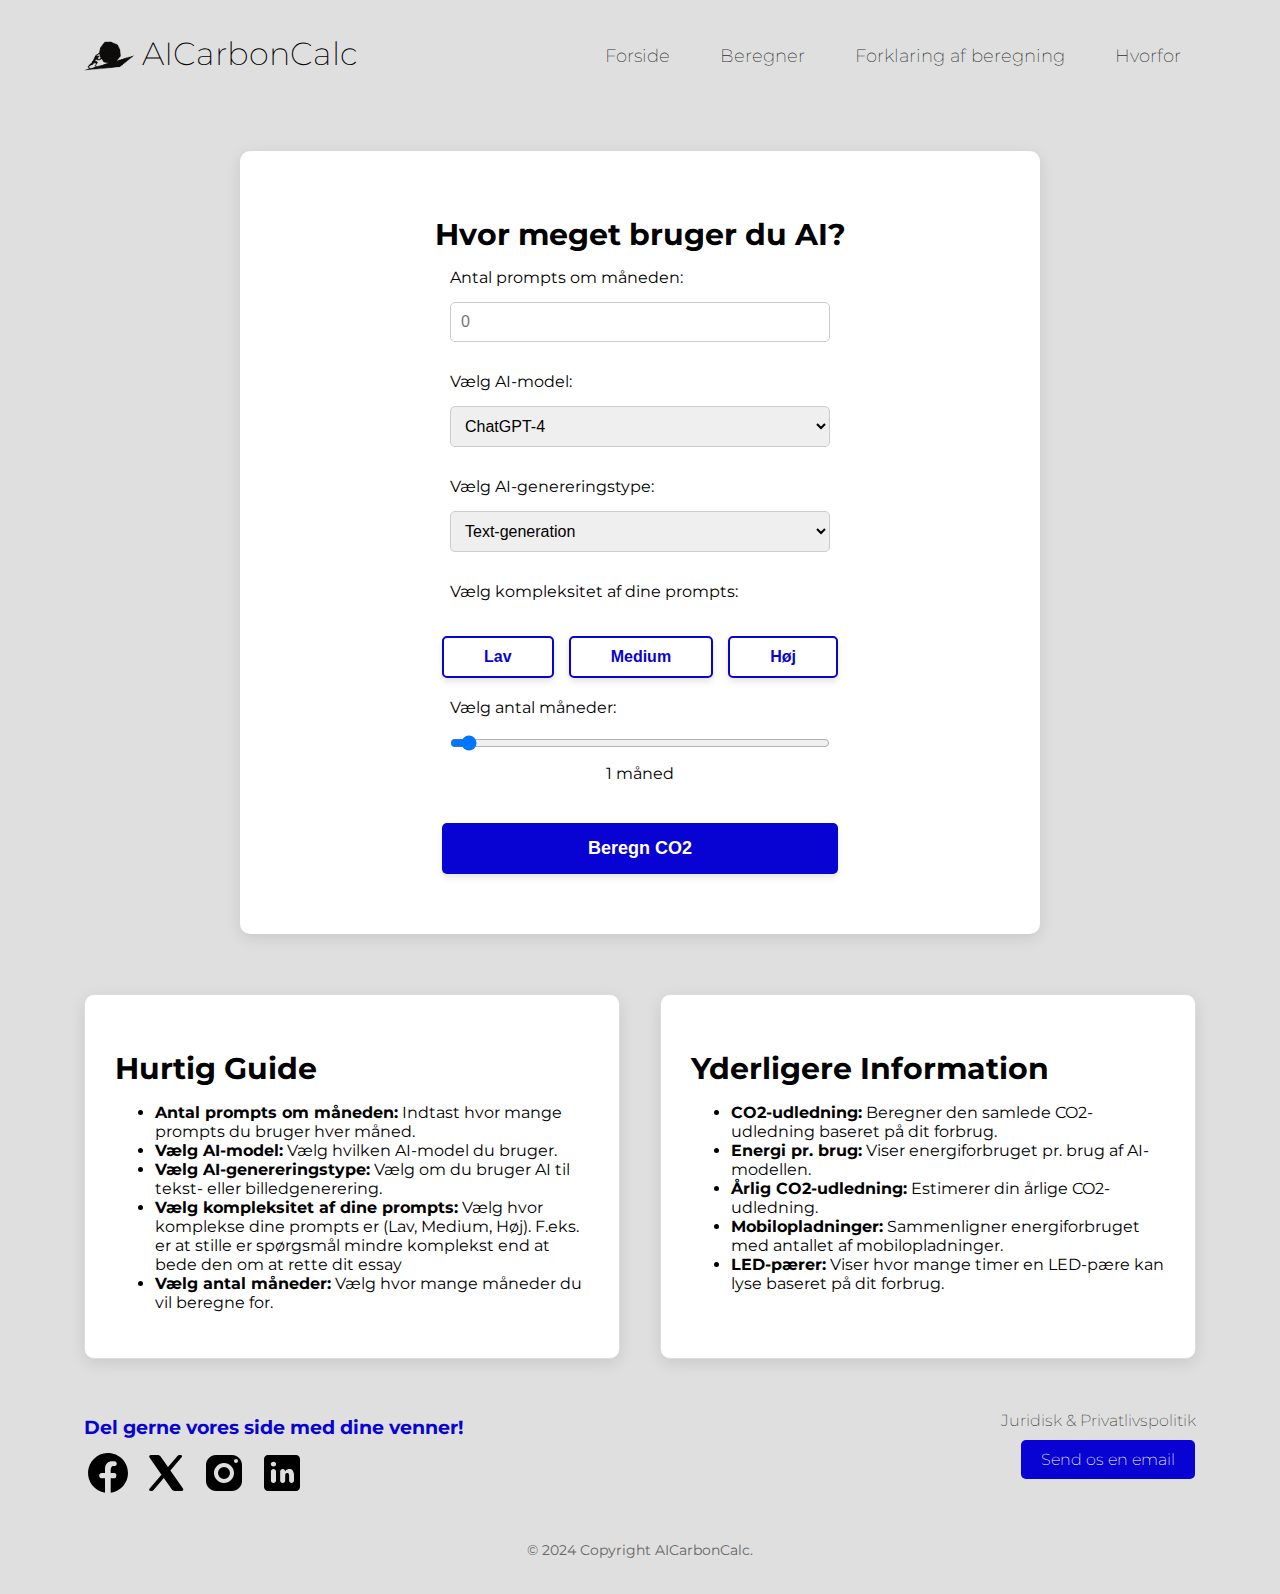
<file: index.html>
<!DOCTYPE html>
<html lang="da">
<head>
    <meta charset="UTF-8">
    <meta name="viewport" content="width=device-width, initial-scale=1.0">
    <title>AICarbonCalc</title>
    <link href='https://fonts.googleapis.com/css?family=Montserrat:400,700' rel='stylesheet'>
    <link rel="stylesheet" href="css/css.css">
</head>
<body>
    <header>
        <h1><a href="forside.html"><img src="images/ai-carbo-calc.png" alt="AICarbonCalc Logo" style="height: 50px; vertical-align: middle;"> AICarbonCalc</a></h1>
        <nav class="desktop-menu">
            <ul>
                <li><a href="forside.html">Forside</a></li>
                <li><a href="index.html">Beregner</a></li>
                <li><a href="forklaring.html">Forklaring af beregning</a></li>
                <li><a href="hvorfor.html">Hvorfor</a></li>
            </ul>
        </nav>
        <div class="burger-menu">
            <div class="burger-icon">
                <span></span>
                <span></span>
                <span></span>
            </div>
            <nav class="mobile-menu">
                <span class="close-menu">&times;</span>
                <ul>
                    <li><a href="forside.html">Forside</a></li>
                    <li><a href="index.html">Beregner</a></li>
                    <li><a href="forklaring.html">Forklaring af beregning</a></li>
                    <li><a href="hvorfor.html">Hvorfor</a></li>
                </ul>
            </nav>
        </div>
    </header>
    <main>
        <section class="co2-beregner">
            <h2>Hvor meget bruger du AI?</h2>
            <div class="input-group">
                <label for="monthlyUsage">Antal prompts om måneden:</label>
                <input type="number" id="monthlyUsage" name="monthlyUsage" min="0" required placeholder="0">
            </div>
            <div class="input-group">
                <label for="modelSelect">Vælg AI-model:</label>
                <select id="modelSelect">
                    <option value="4">ChatGPT-4</option>
                    <option value="4-mini">ChatGPT-4 Mini</option>
                </select>
            </div>
            <div class="input-group">
                <label for="generationTypeSelect">Vælg AI-genereringstype:</label>
                <select id="generationTypeSelect">
                    <option value="text">Text-generation</option>
                    <option value="image">Billedgenerering</option>
                </select>
            </div>
            <div class="input-group">
                <label>Vælg kompleksitet af dine prompts:</label>
                <div class="complexity-buttons">
                    <button id="complexityLow" class="complexity-button" data-complexity="1">Lav</button>
                    <button id="complexityMedium" class="complexity-button" data-complexity="1.5">Medium</button>
                    <button id="complexityHigh" class="complexity-button" data-complexity="2">Høj</button>
                </div>
            </div>
            <div class="input-group">
                <label for="monthRange">Vælg antal måneder:</label>
                <input type="range" id="monthRange" name="monthRange" min="1" max="12" value="1" title="Vælg antal måneder">
                <span id="monthValue">1 måned</span>
            </div>            
            <button id="calculateButton">Beregn CO2</button>
            <p id="result"></p>
            <p id="yearlyResult"></p>
        </section>
    </main>
    <section class="results">
        <section class="result-box" style="display: none;"> <!-- Skjul som standard -->
            <h3>⚡Mobilopladninger</h3>
            <div id="chargeResult"></div>
        </section>
        <section class="result-box" style="display: none;"> <!-- Skjul som standard -->
            <h3>💡LED-pærer</h3>
            <div id="lightUsageResult"></div> <!-- Pærer der lyser i om året pr. prompt -->
        </section>
        <section class="result-box" style="display: none;"> <!-- Skjul som standard -->
            <h3>🔍Google søgninger</h3>
            <div id="searchResult"></div> <!-- Google søgninger pr år -->
        </section>
        <section class="result-box" style="display: none;"> <!-- Skjul som standard -->
            <h3>🚗Kørsel i benzinbil</h3>
            <div id="drivingDistanceResult"></div> <!-- Kørsel i benzinbil pr. prompt -->
        </section>
    </section>
    <div class="info-container">
        <section class="info-box">
            <h2>Hurtig Guide</h2>
            <ul>
                <li><strong>Antal prompts om måneden:</strong> Indtast hvor mange prompts du bruger hver måned.</li>
                <li><strong>Vælg AI-model:</strong> Vælg hvilken AI-model du bruger.</li>
                <li><strong>Vælg AI-genereringstype:</strong> Vælg om du bruger AI til tekst- eller billedgenerering.</li>
                <li><strong>Vælg kompleksitet af dine prompts:</strong> Vælg hvor komplekse dine prompts er (Lav, Medium, Høj). F.eks. er at stille er spørgsmål mindre komplekst end at bede den om at rette dit essay</li>
                <li><strong>Vælg antal måneder:</strong> Vælg hvor mange måneder du vil beregne for.</li>
            </ul>
        </section>
        <section class="info-box">
            <h2>Yderligere Information</h2>
            <ul>
                <li><strong>CO2-udledning:</strong> Beregner den samlede CO2-udledning baseret på dit forbrug.</li>
                <li><strong>Energi pr. brug:</strong> Viser energiforbruget pr. brug af AI-modellen.</li>
                <li><strong>Årlig CO2-udledning:</strong> Estimerer din årlige CO2-udledning.</li>
                <li><strong>Mobilopladninger:</strong> Sammenligner energiforbruget med antallet af mobilopladninger.</li>
                <li><strong>LED-pærer:</strong> Viser hvor mange timer en LED-pære kan lyse baseret på dit forbrug.</li>
            </ul>
        </section>
    </div>
    <footer class="footer">
    <div class="footer-content">
        <div class="footer-section">
            <h2 id="footer-title">Del gerne vores side med dine venner!</h2>
            <div class="social-media">
                <a href="https://www.facebook.com/yourpage" target="_blank" aria-label="Facebook">
                    <img src="images/icons8-facebook.svg" alt="Facebook" />
                </a>
                <a href="https://twitter.com/yourprofile" target="_blank" aria-label="Twitter">
                    <img src="images/icons8-twitterx.svg" alt="Twitter" />
                </a>
                <a href="https://www.instagram.com/yourprofile" target="_blank" aria-label="Instagram">
                    <img src="images/icons8-instagram.svg" alt="Instagram" />
                </a>
                <a href="https://www.linkedin.com/in/yourprofile" target="_blank" aria-label="LinkedIn">
                    <img src="images/icons8-linkedin.svg" alt="LinkedIn" />
                </a>
            </div>
        </div>
        <div class="footer-section">
            <a href="juridisk.html" class="footer-link">Juridisk & Privatlivspolitik</a>
            <a href="mailto:your-email@example.com" class="footer-link email-button">Send os en email</a>
        </div>
    </div>
    <div class="legal">
        <p>&copy; 2024 Copyright AICarbonCalc.</p>
    </div>
</footer>
    <script src="js/js.js">defer</script>
    <script src="js/burger-menu.js"></script>
</body>
</html>
</file>
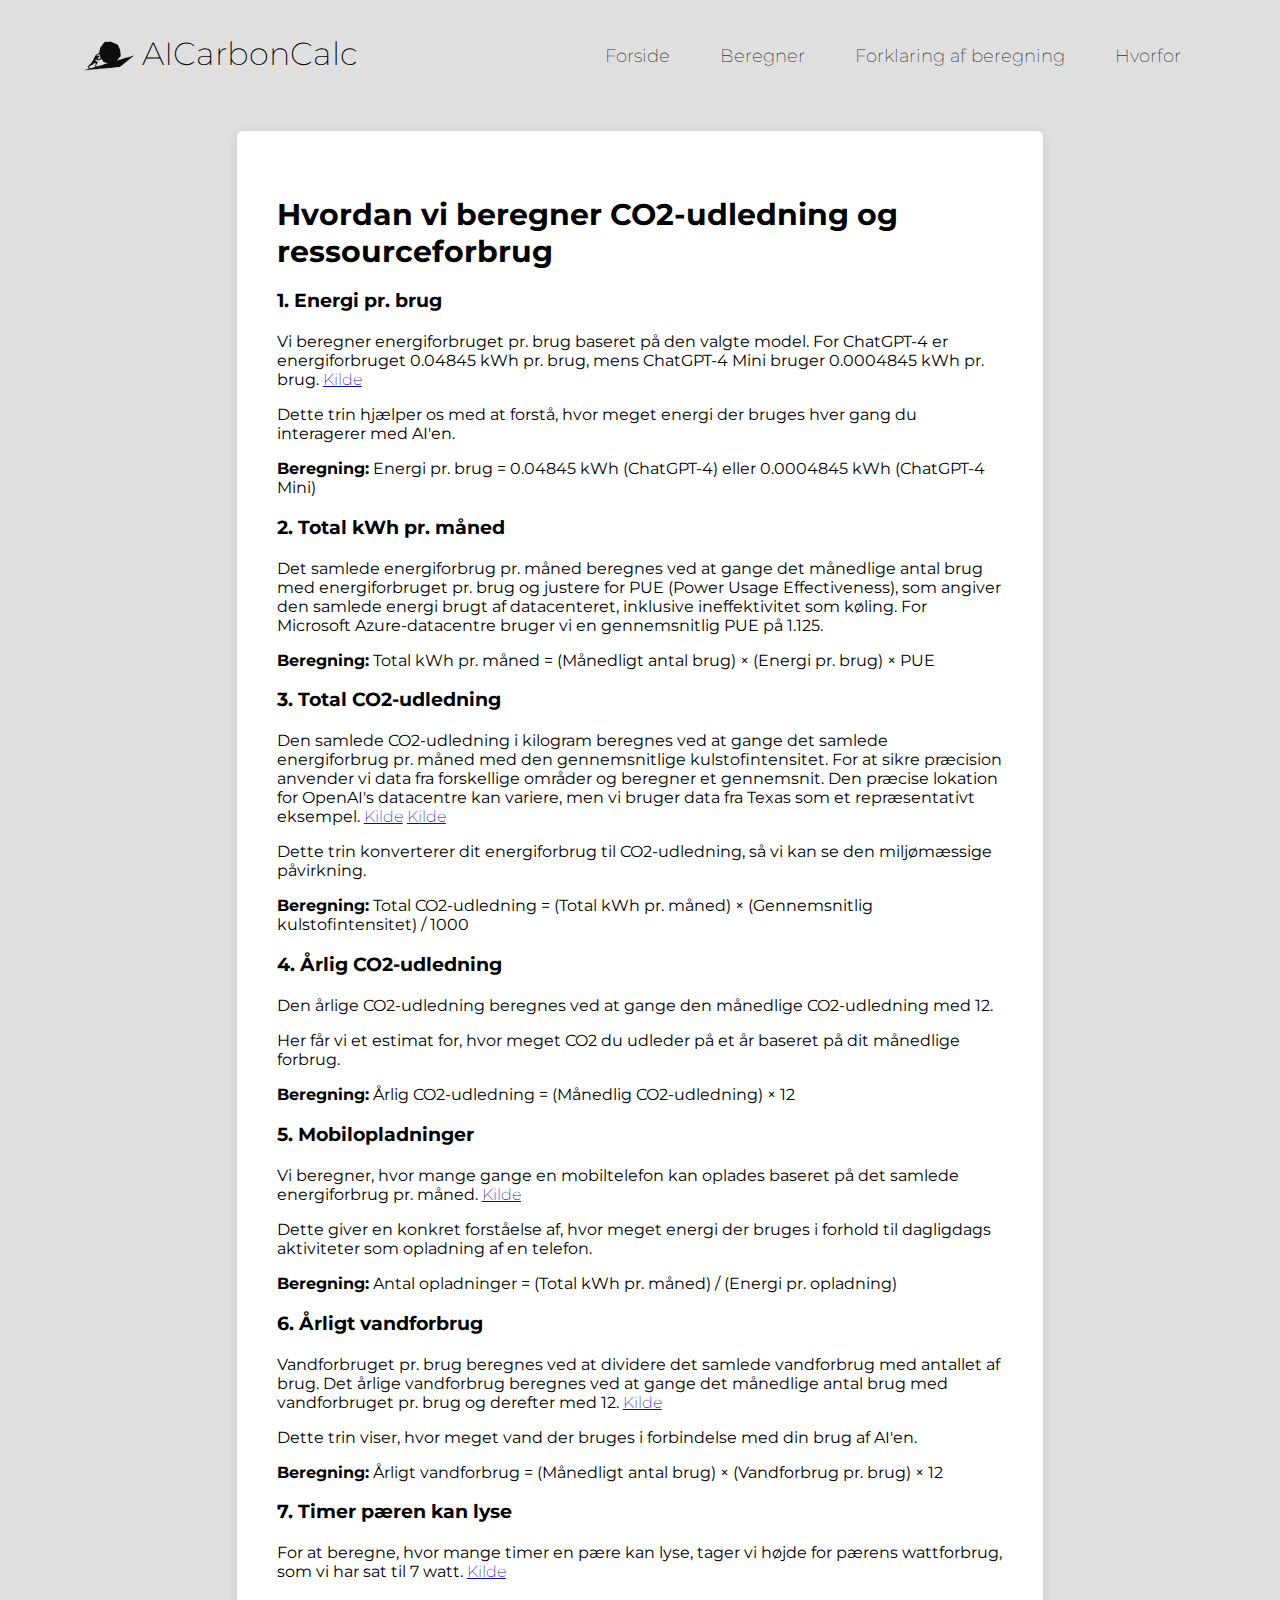
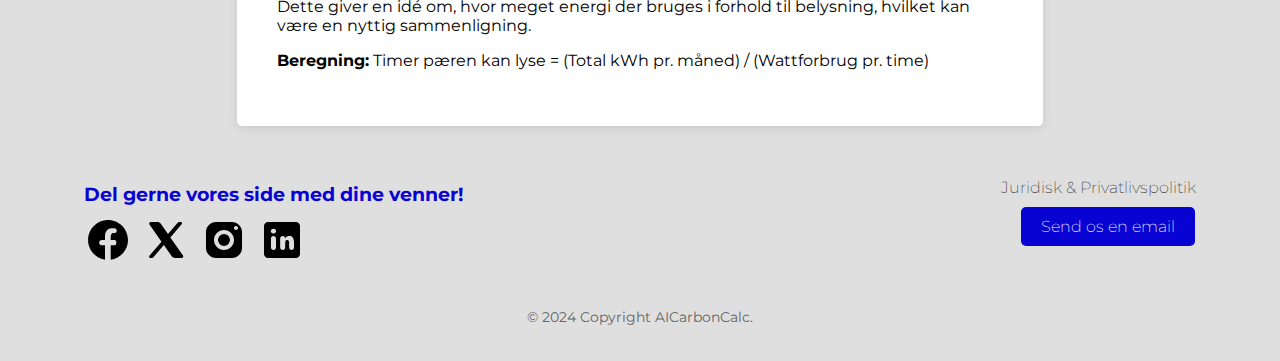
<file: forklaring.html>
<!DOCTYPE html>
<html lang="da">
<head>
    <meta charset="UTF-8">
    <meta name="viewport" content="width=device-width, initial-scale=1.0">
    <title>Forklaring af CO2 Beregner</title>
    <link href='https://fonts.googleapis.com/css?family=Montserrat:400,700' rel='stylesheet'>
    <link rel="stylesheet" href="css/css.css">
</head>
<body>
    <header>
        <h1><a href="forside.html"><img src="images/ai-carbo-calc.png" alt="AICarbonCalc Logo" style="height: 50px; vertical-align: middle;"> AICarbonCalc</a></h1>
        <nav class="desktop-menu">
            <ul>
                <li><a href="forside.html">Forside</a></li>
                <li><a href="index.html">Beregner</a></li>
                <li><a href="forklaring.html">Forklaring af beregning</a></li>
                <li><a href="hvorfor.html">Hvorfor</a></li>
            </ul>
        </nav>
        <div class="burger-menu">
            <div class="burger-icon">
                <span></span>
                <span></span>
                <span></span>
            </div>
            <nav class="mobile-menu">
                <span class="close-menu">&times;</span>
                <ul>
                    <li><a href="forside.html">Forside</a></li>
                    <li><a href="index.html">Beregner</a></li>
                    <li><a href="forklaring.html">Forklaring af beregning</a></li>
                    <li><a href="hvorfor.html">Hvorfor</a></li>
                </ul>
            </nav>
        </div>
    </header>
    <main>
        <div class="co2-beregner2">
            <h2>Hvordan vi beregner CO2-udledning og ressourceforbrug</h2>
            
            <h3>1. Energi pr. brug</h3>
            <p>Vi beregner energiforbruget pr. brug baseret på den valgte model. For ChatGPT-4 er energiforbruget 0.04845 kWh pr. brug, mens ChatGPT-4 Mini bruger 0.0004845 kWh pr. brug. <a href="https://di.ku.dk/Nyheder/2023/hvad-kan-vi-goere-ved-ais-stigende-co2-aftryk/" class="kilde" target="_blank" onclick="openInNewTab(event)">Kilde</a></p>
            <p>Dette trin hjælper os med at forstå, hvor meget energi der bruges hver gang du interagerer med AI'en.</p>
            <p><strong>Beregning:</strong> Energi pr. brug = 0.04845 kWh (ChatGPT-4) eller 0.0004845 kWh (ChatGPT-4 Mini)</p>

            <h3>2. Total kWh pr. måned</h3>
            <p>Det samlede energiforbrug pr. måned beregnes ved at gange det månedlige antal brug med energiforbruget pr. brug og justere for PUE (Power Usage Effectiveness), som angiver den samlede energi brugt af datacenteret, inklusive ineffektivitet som køling. For Microsoft Azure-datacentre bruger vi en gennemsnitlig PUE på 1.125.</p>
            <p><strong>Beregning:</strong> Total kWh pr. måned = (Månedligt antal brug) × (Energi pr. brug) × PUE</p>

            <h3>3. Total CO2-udledning</h3>
            <p>Den samlede CO2-udledning i kilogram beregnes ved at gange det samlede energiforbrug pr. måned med den gennemsnitlige kulstofintensitet. For at sikre præcision anvender vi data fra forskellige områder og beregner et gennemsnit. Den præcise lokation for OpenAI's datacentre kan variere, men vi bruger data fra Texas som et repræsentativt eksempel. <a href="https://agio.com/where-is-chatgpt-hosted/" class="kilde" target="_blank" onclick="openInNewTab(event)">Kilde</a> <a href="https://msandbu.org/openai-chatgpt-and-security-and-risks/" class="kilde" target="_blank" onclick="openInNewTab(event)">Kilde</a></p>
            <p>Dette trin konverterer dit energiforbrug til CO2-udledning, så vi kan se den miljømæssige påvirkning.</p>
            <p><strong>Beregning:</strong> Total CO2-udledning = (Total kWh pr. måned) × (Gennemsnitlig kulstofintensitet) / 1000</p>

            <h3>4. Årlig CO2-udledning</h3>
            <p>Den årlige CO2-udledning beregnes ved at gange den månedlige CO2-udledning med 12.</p>
            <p>Her får vi et estimat for, hvor meget CO2 du udleder på et år baseret på dit månedlige forbrug.</p>
            <p><strong>Beregning:</strong> Årlig CO2-udledning = (Månedlig CO2-udledning) × 12</p>

            <h3>5. Mobilopladninger</h3>
            <p>Vi beregner, hvor mange gange en mobiltelefon kan oplades baseret på det samlede energiforbrug pr. måned. <a href="https://www.av-cables.dk/artikel/hvad-koster-det-at-oplade-mobiltelefonen.html" class="kilde" target="_blank" onclick="openInNewTab(event)">Kilde</a></p>
            <p>Dette giver en konkret forståelse af, hvor meget energi der bruges i forhold til dagligdags aktiviteter som opladning af en telefon.</p>
            <p><strong>Beregning:</strong> Antal opladninger = (Total kWh pr. måned) / (Energi pr. opladning)</p>

            <h3>6. Årligt vandforbrug</h3>
            <p>Vandforbruget pr. brug beregnes ved at dividere det samlede vandforbrug med antallet af brug. Det årlige vandforbrug beregnes ved at gange det månedlige antal brug med vandforbruget pr. brug og derefter med 12. <a href="https://24tech.dk/nyheder/kunstig-intelligens/ai-chatbots-faar-it-giganters-vandforbrug-til-at-eksplodere/" class="kilde" target="_blank" onclick="openInNewTab(event)">Kilde</a></p>
            <p>Dette trin viser, hvor meget vand der bruges i forbindelse med din brug af AI'en.</p>
            <p><strong>Beregning:</strong> Årligt vandforbrug = (Månedligt antal brug) × (Vandforbrug pr. brug) × 12</p>

            <h3>7. Timer pæren kan lyse</h3>
            <p>For at beregne, hvor mange timer en pære kan lyse, tager vi højde for pærens wattforbrug, som vi har sat til 7 watt. <a href="https://www.batteribyen.dk/led-belysning-information" class="kilde" target="_blank" onclick="openInNewTab(event)">Kilde</a></p>
            <p>Dette giver en idé om, hvor meget energi der bruges i forhold til belysning, hvilket kan være en nyttig sammenligning.</p>
            <p><strong>Beregning:</strong> Timer pæren kan lyse = (Total kWh pr. måned) / (Wattforbrug pr. time)</p>
        </div>
    </main>
    <footer class="footer">
        <div class="footer-content">
            <div class="footer-section">
                <h2 id="footer-title">Del gerne vores side med dine venner!</h2>
                <div class="social-media">
                    <a href="https://www.facebook.com/yourpage" target="_blank" aria-label="Facebook">
                        <img src="images/icons8-facebook.svg" alt="Facebook" />
                    </a>
                    <a href="https://twitter.com/yourprofile" target="_blank" aria-label="Twitter">
                        <img src="images/icons8-twitterx.svg" alt="Twitter" />
                    </a>
                    <a href="https://www.instagram.com/yourprofile" target="_blank" aria-label="Instagram">
                        <img src="images/icons8-instagram.svg" alt="Instagram" />
                    </a>
                    <a href="https://www.linkedin.com/in/yourprofile" target="_blank" aria-label="LinkedIn">
                        <img src="images/icons8-linkedin.svg" alt="LinkedIn" />
                    </a>
                </div>
            </div>
            <div class="footer-section">
                <a href="juridisk.html" class="footer-link">Juridisk & Privatlivspolitik</a>
                <a href="mailto:your-email@example.com" class="footer-link email-button">Send os en email</a>
            </div>
        </div>
        <div class="legal">
            <p>&copy; 2024 Copyright AICarbonCalc.</p>
        </div>
    </footer>
<script>src="js/js.js"</script>
<script src="js/burger-menu.js"></script>
</body>
</html>
</file>
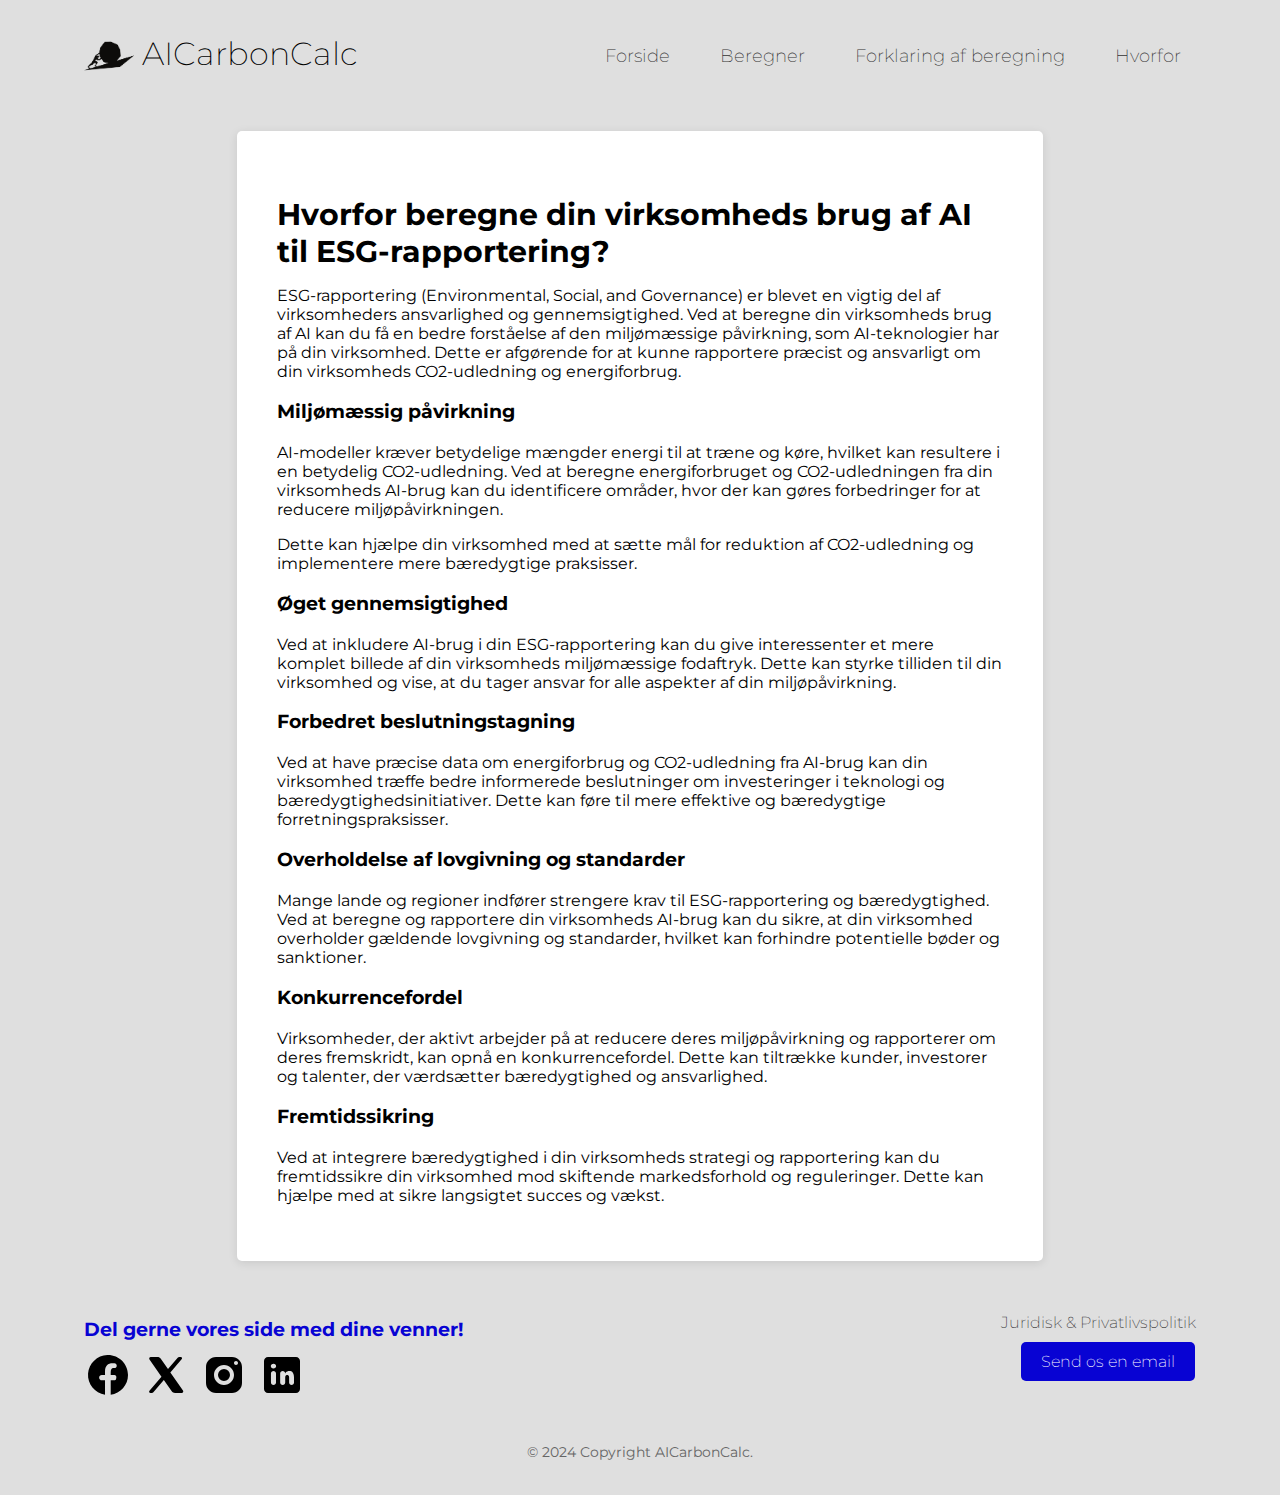
<file: hvorfor.html>
<!DOCTYPE html>
<html lang="da">
<head>
    <meta charset="UTF-8">
    <meta name="viewport" content="width=device-width, initial-scale=1.0">
    <title>AICarbonCalc</title>
    <link href='https://fonts.googleapis.com/css?family=Montserrat:400,700' rel='stylesheet'>
    <link rel="stylesheet" href="css/css.css">
</head>
<body>
    <header>
        <h1><a href="forside.html"><img src="images/ai-carbo-calc.png" alt="AICarbonCalc Logo" style="height: 50px; vertical-align: middle;"> AICarbonCalc</a></h1>
        <nav class="desktop-menu">
            <ul>
                <li><a href="forside.html">Forside</a></li>
                <li><a href="index.html">Beregner</a></li>
                <li><a href="forklaring.html">Forklaring af beregning</a></li>
                <li><a href="hvorfor.html">Hvorfor</a></li>
            </ul>
        </nav>
        <div class="burger-menu">
            <div class="burger-icon">
                <span></span>
                <span></span>
                <span></span>
            </div>
            <nav class="mobile-menu">
                <div class="close-menu">&times;</div>
                <ul>
                    <li><a href="forside.html">Forside</a></li>
                    <li><a href="index.html">Beregner</a></li>
                    <li><a href="forklaring.html">Forklaring af beregning</a></li>
                    <li><a href="hvorfor.html">Hvorfor</a></li>
                </ul>
            </nav>
        </div>
    </header>
    <main>
        <div class="co2-beregner2">
            <div class="juridisk-politik">
                <h2>Hvorfor beregne din virksomheds brug af AI til ESG-rapportering?</h2>
                <p>ESG-rapportering (Environmental, Social, and Governance) er blevet en vigtig del af virksomheders ansvarlighed og gennemsigtighed. Ved at beregne din virksomheds brug af AI kan du få en bedre forståelse af den miljømæssige påvirkning, som AI-teknologier har på din virksomhed. Dette er afgørende for at kunne rapportere præcist og ansvarligt om din virksomheds CO2-udledning og energiforbrug.</p>
    
                <h3>Miljømæssig påvirkning</h3>
                <p>AI-modeller kræver betydelige mængder energi til at træne og køre, hvilket kan resultere i en betydelig CO2-udledning. Ved at beregne energiforbruget og CO2-udledningen fra din virksomheds AI-brug kan du identificere områder, hvor der kan gøres forbedringer for at reducere miljøpåvirkningen.</p>
                <p>Dette kan hjælpe din virksomhed med at sætte mål for reduktion af CO2-udledning og implementere mere bæredygtige praksisser.</p>
    
                <h3>Øget gennemsigtighed</h3>
                <p>Ved at inkludere AI-brug i din ESG-rapportering kan du give interessenter et mere komplet billede af din virksomheds miljømæssige fodaftryk. Dette kan styrke tilliden til din virksomhed og vise, at du tager ansvar for alle aspekter af din miljøpåvirkning.</p>
    
                <h3>Forbedret beslutningstagning</h3>
                <p>Ved at have præcise data om energiforbrug og CO2-udledning fra AI-brug kan din virksomhed træffe bedre informerede beslutninger om investeringer i teknologi og bæredygtighedsinitiativer. Dette kan føre til mere effektive og bæredygtige forretningspraksisser.</p>
    
                <h3>Overholdelse af lovgivning og standarder</h3>
                <p>Mange lande og regioner indfører strengere krav til ESG-rapportering og bæredygtighed. Ved at beregne og rapportere din virksomheds AI-brug kan du sikre, at din virksomhed overholder gældende lovgivning og standarder, hvilket kan forhindre potentielle bøder og sanktioner.</p>
    
                <h3>Konkurrencefordel</h3>
                <p>Virksomheder, der aktivt arbejder på at reducere deres miljøpåvirkning og rapporterer om deres fremskridt, kan opnå en konkurrencefordel. Dette kan tiltrække kunder, investorer og talenter, der værdsætter bæredygtighed og ansvarlighed.</p>
    
                <h3>Fremtidssikring</h3>
                <p>Ved at integrere bæredygtighed i din virksomheds strategi og rapportering kan du fremtidssikre din virksomhed mod skiftende markedsforhold og reguleringer. Dette kan hjælpe med at sikre langsigtet succes og vækst.</p>
            </div>
        </div>
    </main>
    <footer class="footer">
        <div class="footer-content">
            <div class="footer-section">
                <h2 id="footer-title">Del gerne vores side med dine venner!</h2>
                <div class="social-media">
                    <a href="https://www.facebook.com/yourpage" target="_blank" aria-label="Facebook">
                        <img src="images/icons8-facebook.svg" alt="Facebook" />
                    </a>
                    <a href="https://twitter.com/yourprofile" target="_blank" aria-label="Twitter">
                        <img src="images/icons8-twitterx.svg" alt="Twitter" />
                    </a>
                    <a href="https://www.instagram.com/yourprofile" target="_blank" aria-label="Instagram">
                        <img src="images/icons8-instagram.svg" alt="Instagram" />
                    </a>
                    <a href="https://www.linkedin.com/in/yourprofile" target="_blank" aria-label="LinkedIn">
                        <img src="images/icons8-linkedin.svg" alt="LinkedIn" />
                    </a>
                </div>
            </div>
            <div class="footer-section">
                <a href="juridisk.html" class="footer-link">Juridisk & Privatlivspolitik</a>
                <a href="mailto:your-email@example.com" class="footer-link email-button">Send os en email</a>
            </div>
        </div>
        <div class="legal">
            <p>&copy; 2024 Copyright AICarbonCalc.</p>
        </div>
    </footer>
    <script src="js/js.js"></script>
    <script src="js/burger-menu.js"></script>
</body>
</html>
</file>
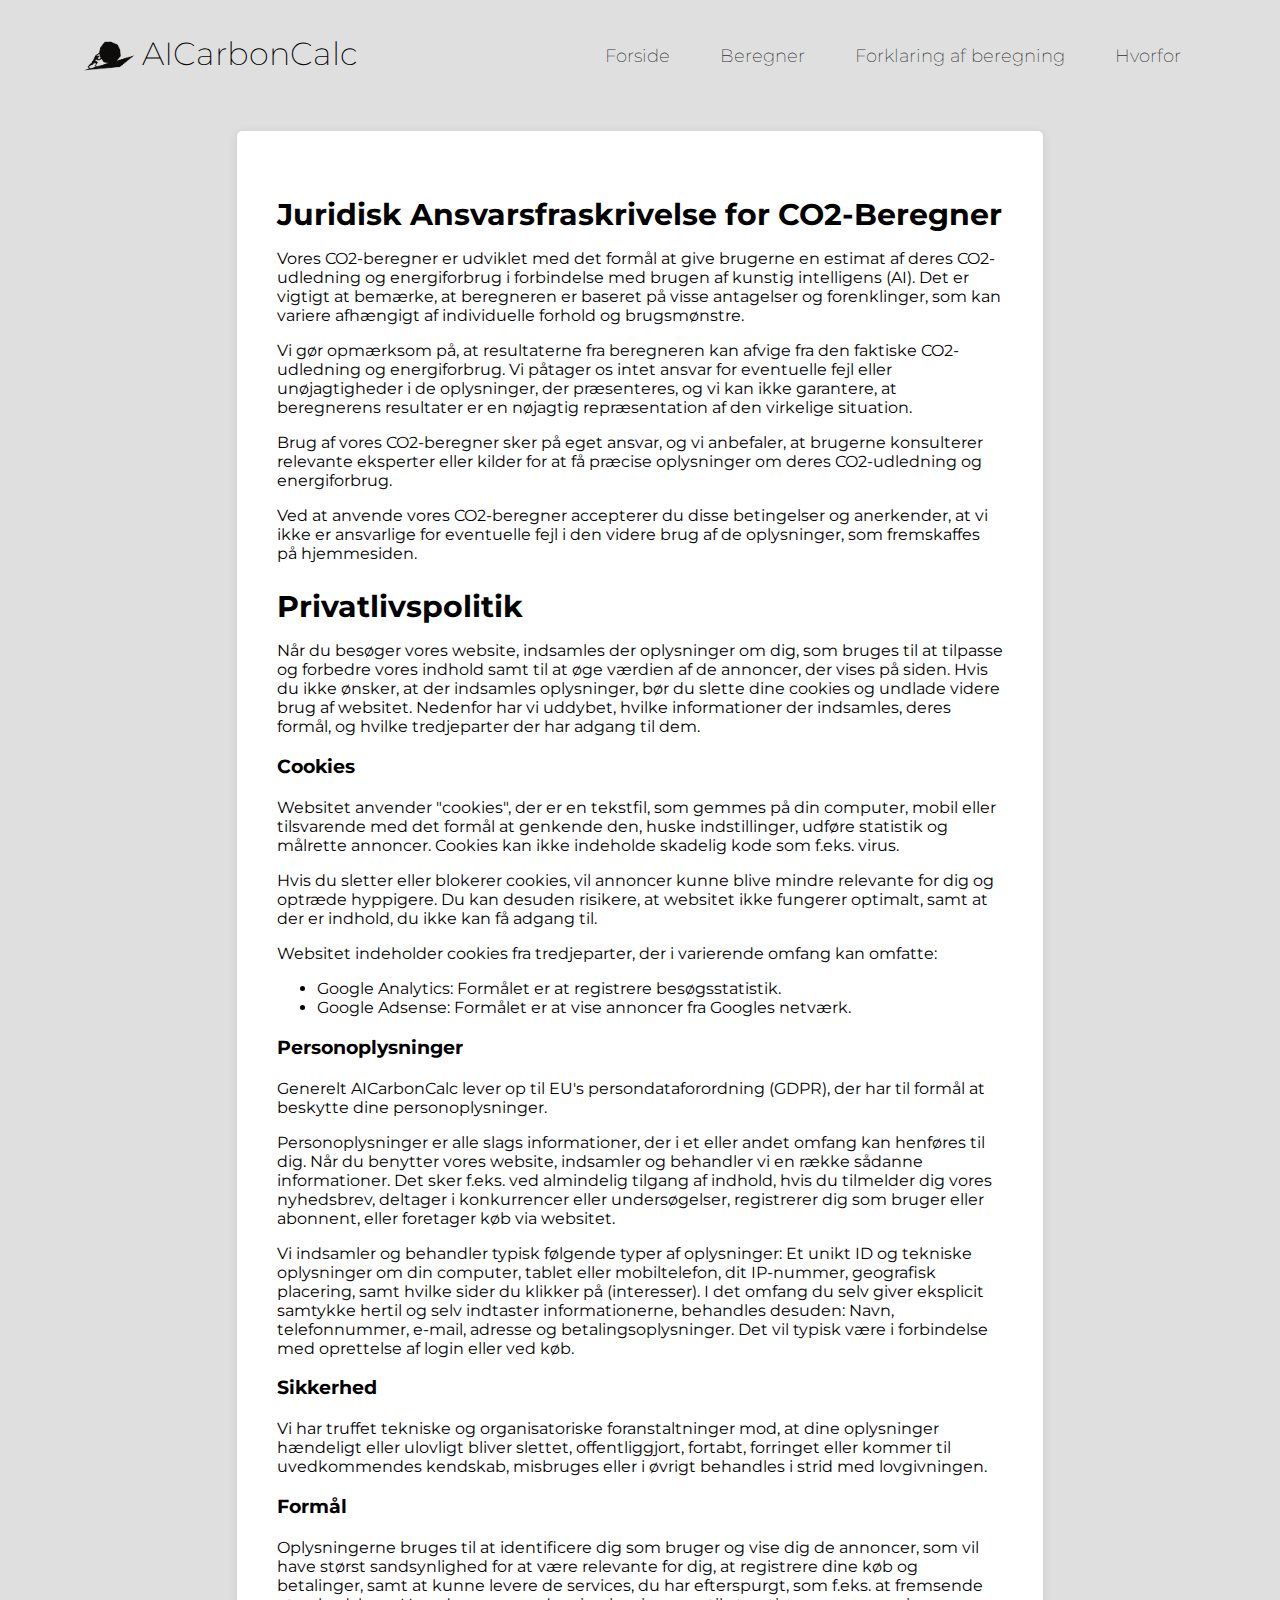
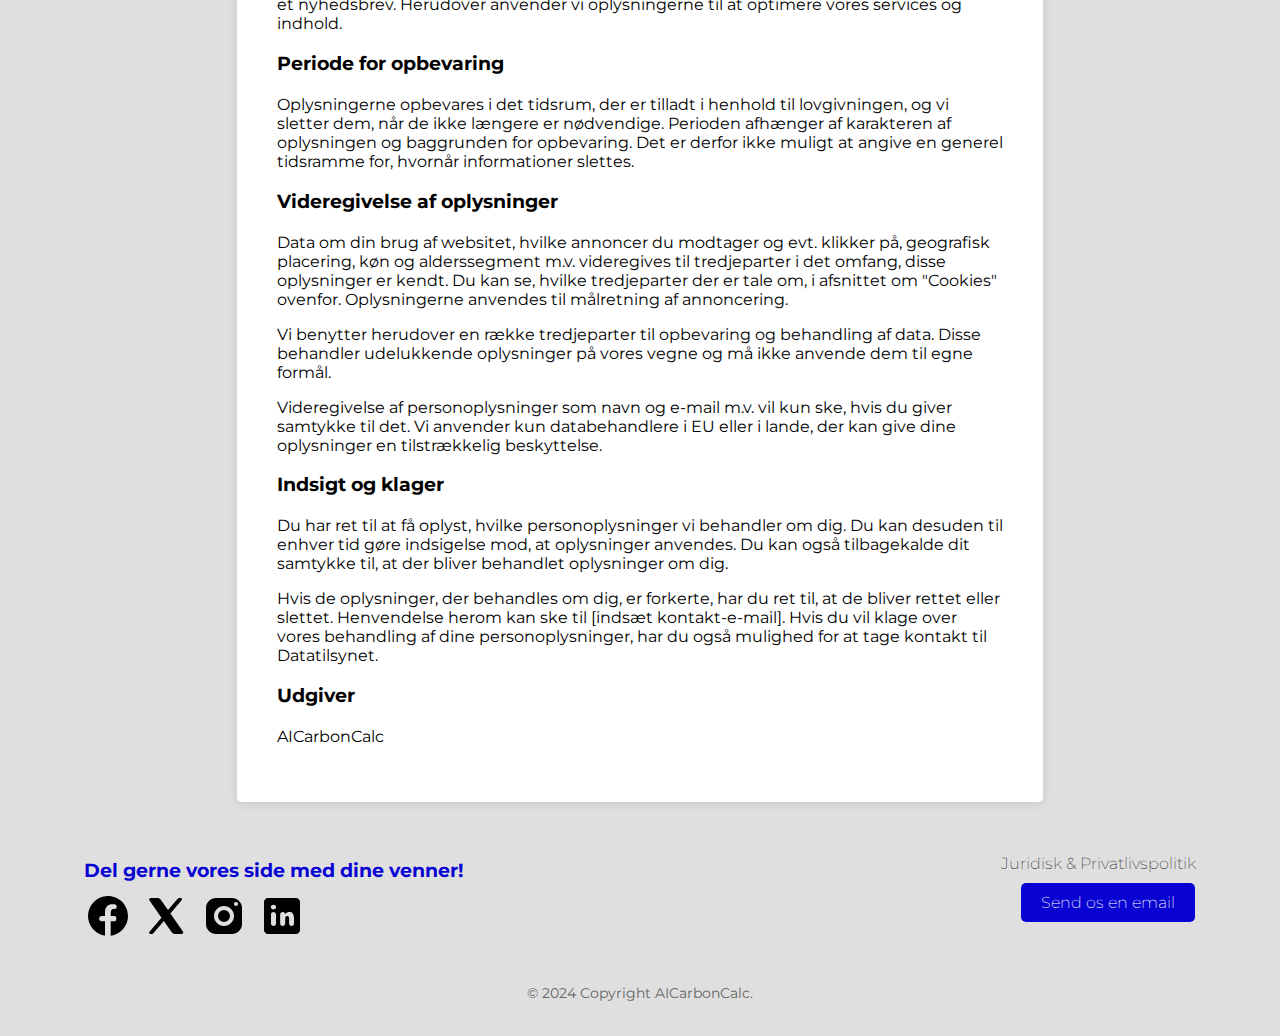
<file: juridisk.html>
<!DOCTYPE html>
<html lang="da">
<head>
    <meta charset="UTF-8">
    <meta name="viewport" content="width=device-width, initial-scale=1.0">
    <title>Forklaring af CO2 Beregner</title>
    <link href='https://fonts.googleapis.com/css?family=Montserrat:400,700' rel='stylesheet'>
    <link rel="stylesheet" href="css/css.css">
</head>
<body>
    <header>
        <h1><a href="forside.html"><img src="images/ai-carbo-calc.png" alt="AICarbonCalc Logo" style="height: 50px; vertical-align: middle;"> AICarbonCalc</a></h1>
        <nav class="desktop-menu">
            <ul>
                <li><a href="forside.html">Forside</a></li>
                <li><a href="index.html">Beregner</a></li>
                <li><a href="forklaring.html">Forklaring af beregning</a></li>
                <li><a href="hvorfor.html">Hvorfor</a></li>
            </ul>
        </nav>
        <div class="burger-menu">
            <div class="burger-icon">
                <span></span>
                <span></span>
                <span></span>
            </div>
            <nav class="mobile-menu">
                <span class="close-menu">&times;</span>
                <ul>
                    <li><a href="forside.html">Forside</a></li>
                    <li><a href="index.html">Beregner</a></li>
                    <li><a href="forklaring.html">Forklaring af beregning</a></li>
                    <li><a href="hvorfor.html">Hvorfor</a></li>
                </ul>
            </nav>
        </div>
    </header>
    <main>
        <div class="co2-beregner2">
            <div class="juridisk-politik">
                <h2>Juridisk Ansvarsfraskrivelse for CO2-Beregner</h2>
                <p>Vores CO2-beregner er udviklet med det formål at give brugerne en estimat af deres CO2-udledning og energiforbrug i forbindelse med brugen af kunstig intelligens (AI). Det er vigtigt at bemærke, at beregneren er baseret på visse antagelser og forenklinger, som kan variere afhængigt af individuelle forhold og brugsmønstre.</p>
                <p>Vi gør opmærksom på, at resultaterne fra beregneren kan afvige fra den faktiske CO2-udledning og energiforbrug. Vi påtager os intet ansvar for eventuelle fejl eller unøjagtigheder i de oplysninger, der præsenteres, og vi kan ikke garantere, at beregnerens resultater er en nøjagtig repræsentation af den virkelige situation.</p>
                <p>Brug af vores CO2-beregner sker på eget ansvar, og vi anbefaler, at brugerne konsulterer relevante eksperter eller kilder for at få præcise oplysninger om deres CO2-udledning og energiforbrug.</p>
                <p>Ved at anvende vores CO2-beregner accepterer du disse betingelser og anerkender, at vi ikke er ansvarlige for eventuelle fejl i den videre brug af de oplysninger, som fremskaffes på hjemmesiden.</p>
    
                <h2>Privatlivspolitik</h2>
                <p>Når du besøger vores website, indsamles der oplysninger om dig, som bruges til at tilpasse og forbedre vores indhold samt til at øge værdien af de annoncer, der vises på siden. Hvis du ikke ønsker, at der indsamles oplysninger, bør du slette dine cookies og undlade videre brug af websitet. Nedenfor har vi uddybet, hvilke informationer der indsamles, deres formål, og hvilke tredjeparter der har adgang til dem.</p>
    
                <h3>Cookies</h3>
                <p>Websitet anvender "cookies", der er en tekstfil, som gemmes på din computer, mobil eller tilsvarende med det formål at genkende den, huske indstillinger, udføre statistik og målrette annoncer. Cookies kan ikke indeholde skadelig kode som f.eks. virus.</p>
                <p>Hvis du sletter eller blokerer cookies, vil annoncer kunne blive mindre relevante for dig og optræde hyppigere. Du kan desuden risikere, at websitet ikke fungerer optimalt, samt at der er indhold, du ikke kan få adgang til.</p>
                <p>Websitet indeholder cookies fra tredjeparter, der i varierende omfang kan omfatte:</p>
                <ul>
                    <li>Google Analytics: Formålet er at registrere besøgsstatistik.</li>
                    <li>Google Adsense: Formålet er at vise annoncer fra Googles netværk.</li>
                </ul>
    
                <h3>Personoplysninger</h3>
                <p>Generelt AICarbonCalc lever op til EU's persondataforordning (GDPR), der har til formål at beskytte dine personoplysninger.</p>
                <p>Personoplysninger er alle slags informationer, der i et eller andet omfang kan henføres til dig. Når du benytter vores website, indsamler og behandler vi en række sådanne informationer. Det sker f.eks. ved almindelig tilgang af indhold, hvis du tilmelder dig vores nyhedsbrev, deltager i konkurrencer eller undersøgelser, registrerer dig som bruger eller abonnent, eller foretager køb via websitet.</p>
                <p>Vi indsamler og behandler typisk følgende typer af oplysninger: Et unikt ID og tekniske oplysninger om din computer, tablet eller mobiltelefon, dit IP-nummer, geografisk placering, samt hvilke sider du klikker på (interesser). I det omfang du selv giver eksplicit samtykke hertil og selv indtaster informationerne, behandles desuden: Navn, telefonnummer, e-mail, adresse og betalingsoplysninger. Det vil typisk være i forbindelse med oprettelse af login eller ved køb.</p>
    
                <h3>Sikkerhed</h3>
                <p>Vi har truffet tekniske og organisatoriske foranstaltninger mod, at dine oplysninger hændeligt eller ulovligt bliver slettet, offentliggjort, fortabt, forringet eller kommer til uvedkommendes kendskab, misbruges eller i øvrigt behandles i strid med lovgivningen.</p>
    
                <h3>Formål</h3>
                <p>Oplysningerne bruges til at identificere dig som bruger og vise dig de annoncer, som vil have størst sandsynlighed for at være relevante for dig, at registrere dine køb og betalinger, samt at kunne levere de services, du har efterspurgt, som f.eks. at fremsende et nyhedsbrev. Herudover anvender vi oplysningerne til at optimere vores services og indhold.</p>
    
                <h3>Periode for opbevaring</h3>
                <p>Oplysningerne opbevares i det tidsrum, der er tilladt i henhold til lovgivningen, og vi sletter dem, når de ikke længere er nødvendige. Perioden afhænger af karakteren af oplysningen og baggrunden for opbevaring. Det er derfor ikke muligt at angive en generel tidsramme for, hvornår informationer slettes.</p>
    
                <h3>Videregivelse af oplysninger</h3>
                <p>Data om din brug af websitet, hvilke annoncer du modtager og evt. klikker på, geografisk placering, køn og alderssegment m.v. videregives til tredjeparter i det omfang, disse oplysninger er kendt. Du kan se, hvilke tredjeparter der er tale om, i afsnittet om "Cookies" ovenfor. Oplysningerne anvendes til målretning af annoncering.</p>
                <p>Vi benytter herudover en række tredjeparter til opbevaring og behandling af data. Disse behandler udelukkende oplysninger på vores vegne og må ikke anvende dem til egne formål.</p>
                <p>Videregivelse af personoplysninger som navn og e-mail m.v. vil kun ske, hvis du giver samtykke til det. Vi anvender kun databehandlere i EU eller i lande, der kan give dine oplysninger en tilstrækkelig beskyttelse.</p>
    
                <h3>Indsigt og klager</h3>
                <p>Du har ret til at få oplyst, hvilke personoplysninger vi behandler om dig. Du kan desuden til enhver tid gøre indsigelse mod, at oplysninger anvendes. Du kan også tilbagekalde dit samtykke til, at der bliver behandlet oplysninger om dig.</p>
                <p>Hvis de oplysninger, der behandles om dig, er forkerte, har du ret til, at de bliver rettet eller slettet. Henvendelse herom kan ske til [indsæt kontakt-e-mail]. Hvis du vil klage over vores behandling af dine personoplysninger, har du også mulighed for at tage kontakt til Datatilsynet.</p>
    
                <h3>Udgiver</h3>
                <p>AICarbonCalc</p>
            </div>
        </div>
    </main>
    <footer class="footer">
        <div class="footer-content">
            <div class="footer-section">
                <h2 id="footer-title">Del gerne vores side med dine venner!</h2>
                <div class="social-media">
                    <a href="https://www.facebook.com/yourpage" target="_blank" aria-label="Facebook">
                        <img src="images/icons8-facebook.svg" alt="Facebook" />
                    </a>
                    <a href="https://twitter.com/yourprofile" target="_blank" aria-label="Twitter">
                        <img src="images/icons8-twitterx.svg" alt="Twitter" />
                    </a>
                    <a href="https://www.instagram.com/yourprofile" target="_blank" aria-label="Instagram">
                        <img src="images/icons8-instagram.svg" alt="Instagram" />
                    </a>
                    <a href="https://www.linkedin.com/in/yourprofile" target="_blank" aria-label="LinkedIn">
                        <img src="images/icons8-linkedin.svg" alt="LinkedIn" />
                    </a>
                </div>
            </div>
            <div class="footer-section">
                <a href="juridisk.html" class="footer-link">Juridisk & Privatlivspolitik</a>
                <a href="mailto:your-email@example.com" class="footer-link email-button">Send os en email</a>
            </div>
        </div>
        <div class="legal">
            <p>&copy; 2024 Copyright AICarbonCalc.</p>
        </div>
    </footer>
    <script src="js/js.js"></script>
    <script src="js/burger-menu.js"></script>
</body>
</html>
</file>
<file: css/css.css>
* {
  box-sizing: border-box;
}

body {
  font-family: 'Montserrat', sans-serif;
  background-color: #dfdfdf;
  color: #000000;
  display: flex;
  flex-direction: column;
  min-height: 100vh;
  margin: 0;
  padding: 0 5%;
}

header {
  background-color: transparent;
  color: #0803D3;
  padding: 30px 0;
  display: flex;
  justify-content: space-between;
  align-items: center;
}

nav ul {
  list-style-type: none;
  margin: 0;
  padding: 0;
  display: flex;
}

nav ul li {
  margin-left: 20px;
}

nav ul li a {
  color: #0803D3;
  text-decoration: none;
}

main {
  flex: 1;
  display: flex;
  justify-content: center;
  align-items: center;
}

.co2-beregner {
  background-color: white;
  padding: 40px;
  width: 80%;
  max-width: 800px;
  border-radius: 10px;
  box-shadow: 0 4px 15px rgba(0, 0, 0, 0.1);
  text-align: center;
  margin: 40px auto;
}

.input-group {
  display: flex;
  flex-direction: column;
  align-items: center;
  margin-bottom: 20px;
}

.input-group label {
  margin-bottom: 5px;
  text-align: left;
  width: 100%;
  max-width: 380px;
}

.input-group input[type="number"],
.input-group select,
.input-group input[type="range"] {
  width: 100%;
  max-width: 380px;
  padding: 10px;
  border: 1px solid #ccc;
  border-radius: 5px;
}

button {
  width: 55%;
  padding: 15px;
  background-color: #0803D3;
  color: white;
  border: none;
  border-radius: 5px;
  cursor: pointer;
  transition: background-color 0.3s, transform 0.2s;
  font-size: 18px;
  font-weight: bold;
  margin-top: 20px;
  box-shadow: 0 4px 6px rgba(0, 0, 0, 0.1);
}

button:hover {
  background-color: #0602A5;
  transform: translateY(-2px);
}

button:active {
  transform: translateY(0);
  box-shadow: 0 2px 4px rgba(0, 0, 0, 0.1);
}

h1, h2, h3 {
  margin-bottom: 20px;
  color: #000000;
}

#result, #yearlyResult {
  margin-top: 20px;
  font-weight: bold;
}

footer {
  padding: 20px;
  background-color: #dfdfdf;
}

.footer-content {
  display: flex;
  justify-content: space-between;
  align-items: center;
  flex-wrap: wrap;
}

.footer-section {
  margin-bottom: 20px;
}

#footer-title {
  margin-bottom: 10px;
}

.social-media {
  display: flex;
  gap: 10px;
}

.footer-link {
  display: block;
  margin-bottom: 10px;
  text-decoration: none;
  color: #333;
}

.email-button {
  padding: 10px 15px;
  background-color: #007bff;
  color: white;
  border-radius: 5px;
  text-align: center;
}

.legal {
  text-align: center;
  margin-top: 20px;
  font-size: 0.9em;
  color: #666;
}

@media (max-width: 600px) {
  header {
    flex-direction: column;
    align-items: flex-start;
  }

  nav ul {
    flex-direction: column;
    margin-top: 10px;
  }

  nav ul li {
    margin-left: 0;
    margin-bottom: 10px;
  }

  .co2-beregner {
    width: 95%;
  }
}

input[type="number"], select {
  padding: 10px;
  margin: 10px 0;
  width: 100%;
  max-width: 380px;
  border: 1px solid #ccc;
  border-radius: 5px;
  font-size: 16px;
  transition: border-color 0.3s;
}

input[type="number"]:focus, select:focus {
  border-color: #28a745;
  outline: none;
}

.co2-beregner2 {
  background-color: white;
  padding: 40px;
  border-radius: 5px;
  box-shadow: 0 2px 10px rgba(0, 0, 0, 0.1);
  text-align: left;
  margin: 20px;
  width: 70%;
}

@media only screen and (max-width: 768px) {
  .co2-beregner2 {
    width: 100%;
  }
}

h2 {
  margin-bottom: 15px;
  font-size: 30px;
  color:#000000;
}

a {
  text-decoration: none;
  color: #000000;
  font-weight: 200;
}

.kilde {
  color: #0803D3;
  text-decoration: underline;
}

.results {
  display: flex;
  justify-content: space-between;
}

.result-box {
  background-color: white;
  padding: 20px;
  border-radius: 5px;
  box-shadow: 0 2px 10px rgba(0, 0, 0, 0.1);
  text-align: center;
  width: 90%;
  border: 1px solid #ccc;
  margin: 30px;
  display: none;
}

@media only screen and (max-width: 768px) {
  .results {
    display: grid;
    grid-template-columns: 1fr;
    gap: 10px;
    width: 100%;
    align-items: center;
    justify-content: center;
  }
}

.highlight-box {
  border: 2px solid #28a745;
  background-color: rgba(40, 167, 69, 0.1);
  padding: 10px;
  border-radius: 5px;
  margin-top: 20px;
}

.feedback-box {
  border: 1px solid #ccc;
  padding: 20px;
  width: 300px;
  margin: 20px auto;
  border-radius: 5px;
}
.feedback-box input, .feedback-box textarea {
  width: 100%;
  margin-bottom: 10px;
  padding: 10px;
  border: 1px solid #ccc;
  border-radius: 5px;
}
.feedback-box button {
  padding: 10px;
  background-color: #0803D3;
  color: white;
  border: none;
  border-radius: 5px;
  cursor: pointer;
}
.feedback-box button:hover {
  background-color: #218838;
}

.complexity-buttons {
  display: flex;
  gap: 15px;
  margin-top: 10px;
}

.complexity-button {
  padding: 10px 40px;
  border: 2px solid #0803D3;
  background-color: transparent;
  color: #0803D3;
  cursor: pointer;
  border-radius: 5px;
  font-size: 16px;
  transition: background-color 0.3s, color 0.3s, transform 0.2s;
}

.complexity-button:hover {
  background-color: #f0f0f0;
  transform: scale(1.05);
}

.complexity-button.active {
  background-color: #0803D3;
  color: #fff;
  box-shadow: 0 4px 8px rgba(0, 0, 0, 0.2);
}

#footer-title {
  color: #0803D3;
  font-size: 120%;
}

.email-button {
  display: inline-block;
  margin-left: 20px;
  padding: 10px 20px;
  background-color: #0803D3;
  color: white;
  text-decoration: none;
  border-radius: 5px;
}

.email-button:hover {
  background-color: #0056b3;
}

nav ul li a {
  color: #0803D3;
  text-decoration: none;
  padding: 10px 15px;
  border-radius: 5px;
  transition: background-color 0.3s, color 0.3s;
}

nav ul li a:hover {
  background-color: #0803D3;
  color: white;
}

nav ul li a:active {
  background-color: #0803D3;
  color: #fff;
  box-shadow: 0 4px 8px rgba(0, 0, 0, 0.2);
}

.info-box {
  display: block;
  width: 80%;
  max-width: 800px;
  margin: 20px auto;
  padding: 2%;
  box-sizing: border-box;
  background-color: #f9f9f9;
  border: 1px solid #ddd;
  border-radius: 10px;
  box-shadow: 0 4px 8px rgba(0, 0, 0, 0.1);
  text-align: left;
}

@media (max-width: 600px) {
  .info-box {
    width: 100%;
    display: block;
  }
}

header {
  display: flex;
  justify-content: space-between;
  align-items: center;
  padding: 10px 20px;
}

.desktop-menu ul {
  list-style-type: none;
  padding: 0;
  display: flex;
}

.desktop-menu ul li {
  margin-left: 20px;
}

.desktop-menu ul li a {
  text-decoration: none;
  color: #333;
  font-size: 18px;
}

.burger-menu {
  display: none;
}

@media screen and (max-width: 768px) {
  .desktop-menu {
    display: none;
  }

  .burger-menu {
    display: block;
    position: fixed;
    top: 20px;
    right: 20px;
    z-index: 1000;
  }

  .burger-icon {
    cursor: pointer;
    padding: 10px;
    background-color: transparent;
    border-radius: 5px;
  }

  .burger-icon span {
    display: block;
    width: 25px;
    height: 3px;
    background-color: #0803D3;
    margin: 5px 0;
    transition: 0.4s;
  }

  .mobile-menu {
    position: fixed;
    top: 0;
    right: -250px;
    width: 250px;
    height: 100%;
    background-color: #f0f0f0;
    transition: 0.4s;
    padding-top: 60px;
    display: flex;
    flex-direction: column;
    align-items: center;
    z-index: 1000;
  }

  .mobile-menu.active {
    right: 0;
  }

  .close-menu {
    position: absolute;
    top: 20px;
    right: 20px;
    font-size: 24px;
    cursor: pointer;
    color: #333;
  }

  .mobile-menu ul {
    list-style-type: none;
    padding: 0;
    display: flex;
    flex-direction: column;
    align-items: center;
    width: 100%;
  }

  .mobile-menu ul li {
    padding: 10px 20px;
    width: 100%;
    text-align: center;
  }

  .mobile-menu ul li a {
    text-decoration: none;
    color: #333;
    font-size: 18px;
    display: block;
  }
}

.info-container {
    display: flex;
    justify-content: space-between;
    gap: 40px;
    max-width: 1200px;
    margin: 0 auto;
    padding: 0 20px;
}

.info-box {
    flex: 1;
    background-color: white;
    padding: 30px;
    border-radius: 10px;
    box-shadow: 0 4px 15px rgba(0, 0, 0, 0.1);
}

@media (max-width: 768px) {
    .info-container {
        flex-direction: column;
        padding: 0 10px;
    }
    
    body {
        padding: 0 3%;
    }
}

.forside video {
    width: 100%;
    max-width: 800px;
    margin: 20px 0;
    border-radius: 20px;
    box-shadow: 0 4px 15px rgba(0, 0, 0, 0.1);
}

@media (max-width: 768px) {
    .forside video {
        display: none;
    }
}

button, .complexity-button, .email-button {
  transition: all 0.3s ease;
}

button:hover, .complexity-button:hover, .email-button:hover {
  transform: translateY(-3px);
  box-shadow: 0 6px 12px rgba(0, 0, 0, 0.15);
}

.feature-icons {
  display: flex;
  justify-content: space-around;
  flex-wrap: wrap;
  margin: 2rem 0;
}

.feature {
  text-align: center;
  width: 200px;
  margin: 1rem;
  color: #000000;
}

.feature img {
  width: 64px;
  height: 64px;
  margin-bottom: 1rem;
}

.feature h3 {
  margin-bottom: 0.5rem;
  color: #000000;
}

.feature p {
  font-size: 0.9rem;
}
</file>
